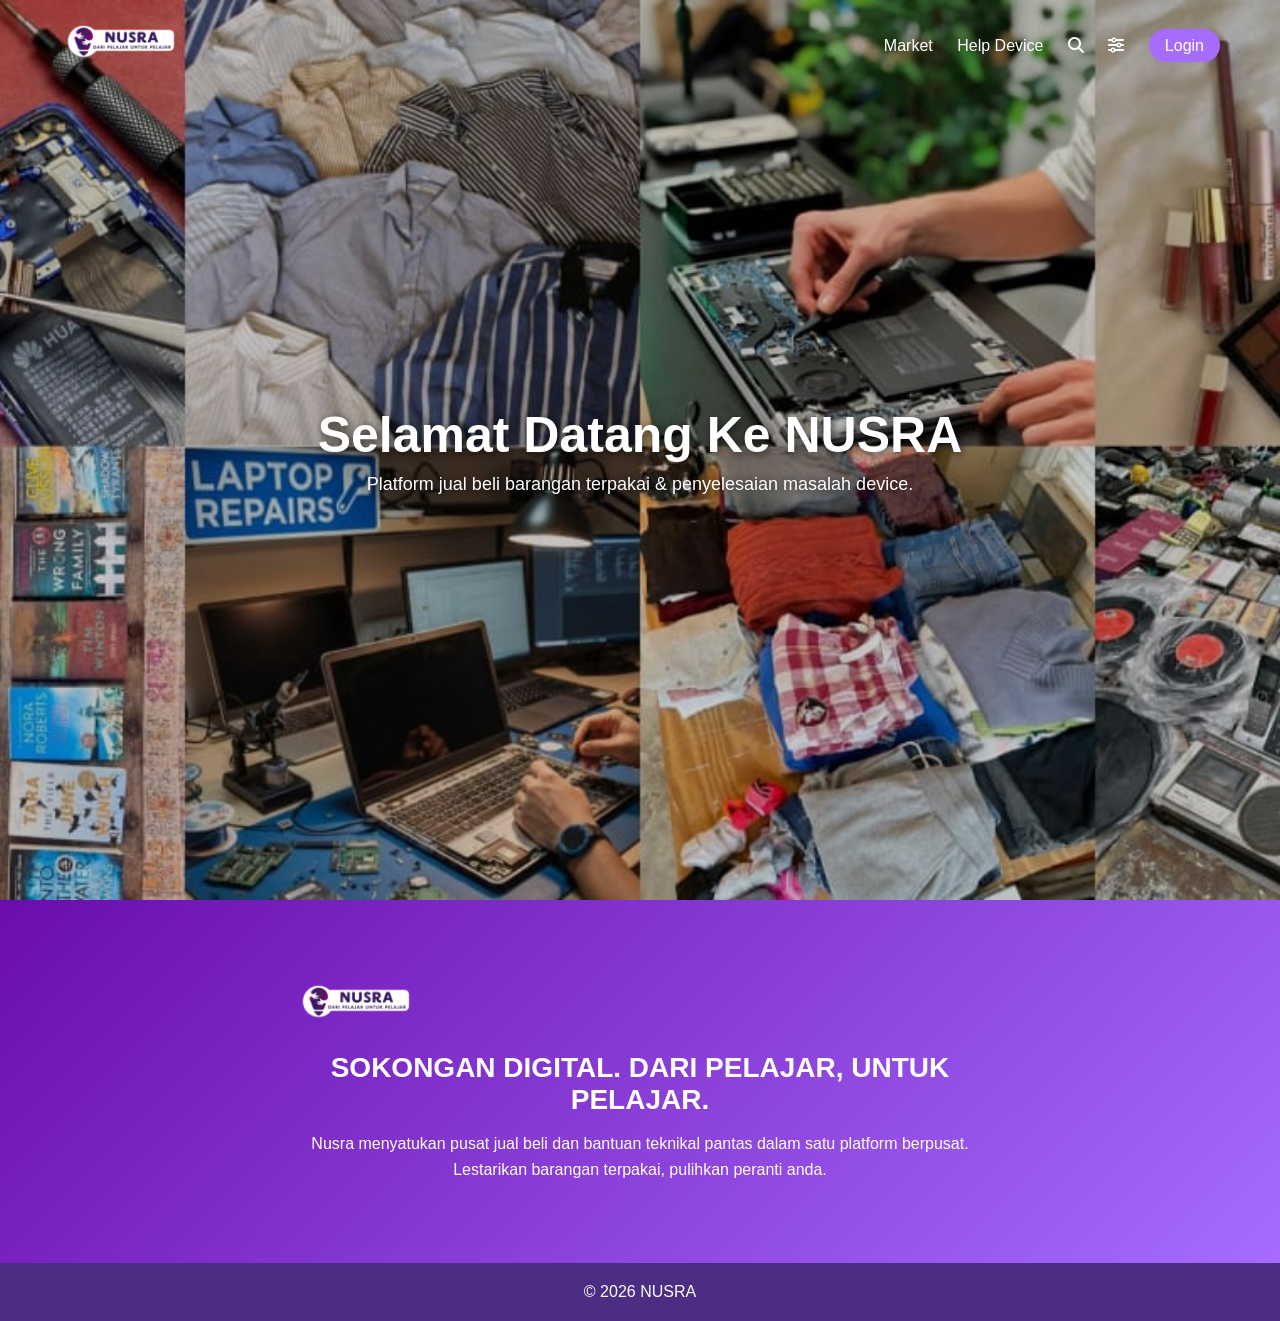
<file: index.html>
<!DOCTYPE html>
<html lang="en">
<head>
<meta charset="UTF-8">
<title>NUSRA</title>

<!-- Font Awesome -->
<link rel="stylesheet" href="https://cdnjs.cloudflare.com/ajax/libs/font-awesome/6.5.0/css/all.min.css">

<style>
* {
  margin: 0;
  padding: 0;
  box-sizing: border-box;
  font-family: 'Segoe UI', sans-serif;
}

body {
  background: #f6f3ff;
  transition: opacity 0.3s ease;
}

body.fade-out {
    opacity: 0;
}
/* NAVBAR */
header {
  display: flex;
  justify-content: space-between;
  align-items: center;
  padding: 20px 60px;
  position: absolute;
  width: 100%;
  z-index: 10;
}

/* LOGO */
.logo {
    font-size: 30px;
    font-weight: bold;
    letter-spacing: 2px;
    animation: glow 2s infinite alternate, float 4s ease-in-out infinite;
}

.logo { 
    width: 130px;
    animation: float 4s ease-in-out infinite, glow 2s ease-in-out infinite alternate;
    }

nav a {
  margin-left: 20px;
  text-decoration: none;
  color: white;
  font-weight: 500;
}

nav a i {
  font-size: 16px;
}

nav a:hover i {
  color: #d1b3ff;
}

.login-btn {
  background: #a66cff;
  padding: 8px 16px;
  border-radius: 20px;
  
}
.login-btn:hover {
  background: #8b4ee0;
  transform: scale(1.05);
}

/* LOGO IMAGE */
.logo img {
  width: 120px;
  animation: float 4s ease-in-out infinite, glow 2s infinite alternate;
}

/* SEARCH BOX */
.search-box {
  position: absolute;
  top: 70px;
  right: 60px;
  background: white;
  padding: 10px 15px;
  border-radius: 10px;
  display: none;
  box-shadow: 0 5px 15px rgba(0,0,0,0.2);
}

.search-box input {
  border: none;
  outline: none;
}

/* FILTER BOX */
.filter-box {
  position: absolute;
  top: 70px;
  right: 120px;
  background: white;
  padding: 15px;
  border-radius: 12px;
  display: none;
  box-shadow: 0 5px 15px rgba(0,0,0,0.2);
  color: black;
  width: 180px;
}

.filter-box h4 {
  margin-bottom: 10px;
}

.filter-box label {
  display: block;
  margin: 5px 0;
}

.filter-box button {
  margin-top: 10px;
  width: 100%;
  padding: 8px;
  background: #a66cff;
  color: white;
  border: none;
  border-radius: 8px;
  cursor: pointer;
}

.filter-box button:hover {
  background: #8b4ee0;
}


/* HERO */
.hero {
  height: 100vh;
  background: linear-gradient(rgba(0,0,0,0.2), rgba(0,0,0,0.2)),
              url('images/cover.jpeg');
  background-size: cover;
  background-position: center;
  color: white;
  display: flex;
  flex-direction: column;
  justify-content: center;
  align-items: center;
  text-align: center;
}

.hero h1 {
  font-size: 50px;
  text-shadow: 2px 2px 10px rgba(0,0,0,0.7);
}

.hero p {
  margin-top: 10px;
  font-size: 18px;
  text-shadow: 1px 1px 8px rgba(0,0,0,0.7);
}

/* PROMO */
.promo {
  padding: 80px 20px;
  text-align: center;
  background: #ffffff;
}

.promo h2 {
  color: #6a0dad;
  font-size: 30px;
}

.promo p {
  margin-top: 15px;
  color: #555;
  font-size: 16px;
}

/* INTRO SECTION */
.intro {
  background: linear-gradient(135deg, #6a0dad, #a66cff);
  color: white;
  text-align: center;
  padding: 80px 20px;
}

.intro-container {
  max-width: 700px;
  margin: auto;
}

.intro h2 {
  font-size: 28px;
  margin-top: 20px;
}

.intro p {
  margin-top: 15px;
  line-height: 1.6;
}

.intro-btn {
  display: inline-block;
  margin-top: 30px;
  padding: 12px 30px;
  background: white;
  color: #6a0dad;
  border-radius: 25px;
  text-decoration: none;
  transition: 0.3s;
}

.intro-btn:hover {
  transform: scale(1.1);
  background: #eee;
}

/* FADE ON SCROLL */
.reveal {
  opacity: 0;
  transform: translateY(50px);
  transition: all 0.8s ease;
}

.reveal.active {
  opacity: 1;
  transform: translateY(0);
}

/* FOOTER */
footer {
  background: #4b2e83;
  color: white;
  text-align: center;
  padding: 20px;
}

#searchResults {
  margin-top: 10px;
}

.result-item {
  padding: 8px;
  border-bottom: 1px solid #eee;
  cursor: pointer;
}

.result-item:hover {
  background: #f3e8ff;
}

</style>

</head>

<body>

<header>
  <div class="logo">
  <img src="images/logonusra.png" alt="NUSRA Logo">
</div>

  <nav>
    <a href="e-marketing.html">Market</a>
    <a href="help-device.html">Help Device</a>

    <!-- Search -->
    <a href="#" id="search-btn">
      <i class="fa-solid fa-magnifying-glass"></i>
    </a>

    <!-- Filter -->
    <a href="#" id="filter-btn">
      <i class="fa-solid fa-sliders"></i>
    </a>

  <a href="login.html" class="login-btn">Login</a>  
  </nav>
</header>

<!-- SEARCH BOX -->
<div class="search-box" id="search-box">
  <input type="text" id="searchInput" placeholder="Search items...">
  <div id="searchResults"></div>
</div>

<!-- FILTER BOX (LETak SINI) -->
<div class="filter-box" id="filter-box">
  <h4>Filter Category</h4>

  <label><input type="checkbox" value="laptop"> Laptop</label>
  <label><input type="checkbox" value="phone"> Phone</label>
  <label><input type="checkbox" value="others"> Others</label>

  <button onclick="applyFilter()">Apply</button>
</div>

<section class="hero">
  <h1 class="reveal">Selamat Datang Ke NUSRA</h1>
  <p>Platform jual beli barangan terpakai & penyelesaian masalah device.</p>
</section>

<!-- INTRO SECTION -->
<section class="intro reveal">
  <div class="intro-container">

    <div class="logo">
      <img src="images/logonusra.png" alt="NUSRA Logo">
    </div>

    <h2>SOKONGAN DIGITAL. DARI PELAJAR, UNTUK PELAJAR.</h2>

    <p>
      Nusra menyatukan pusat jual beli dan bantuan teknikal pantas 
      dalam satu platform berpusat. Lestarikan barangan terpakai, 
      pulihkan peranti anda.
    </p>

  </div>
</section>

<footer>
  <p>© 2026 NUSRA</p>
</footer>

<!-- SCRIPT -->
<script>
const searchBtn = document.getElementById("search-btn");
const searchBox = document.getElementById("search-box");

searchBtn.addEventListener("click", function(e) {
  e.preventDefault();
  searchBox.style.display =
    searchBox.style.display === "block" ? "none" : "block";
});

// FAKE DATABASE (boleh tambah lagi nanti)
const items = [
  "Laptop Dell",
  "iPhone 11",
  "Calculator Casio",
  "Gaming Mouse",
  "Keyboard Mechanical"
];

const searchInput = document.getElementById("searchInput");
const resultsBox = document.getElementById("searchResults");

// LIVE SEARCH
searchInput.addEventListener("input", function() {
  const query = searchInput.value.toLowerCase();
  resultsBox.innerHTML = "";

  if (query === "") return;

  const filtered = items.filter(item =>
    item.toLowerCase().includes(query)
  );

  filtered.forEach(item => {
    const div = document.createElement("div");
    div.classList.add("result-item");
    div.textContent = item;

    div.onclick = () => {
      searchInput.value = item;
      resultsBox.innerHTML = "";
    };

    resultsBox.appendChild(div);
  });

  const user = localStorage.getItem("user");

if (user) {
  document.querySelector(".login-btn").textContent = "Logout (" + user + ")";
  document.querySelector(".login-btn").onclick = function() {
    localStorage.removeItem("user");
    location.reload();
  };
}
});

// TOGGLE FILTER BOX
const filterBtn = document.getElementById("filter-btn");
const filterBox = document.getElementById("filter-box");

filterBtn.addEventListener("click", function(e) {
  e.preventDefault();
  filterBox.style.display =
    filterBox.style.display === "block" ? "none" : "block";
});

// FADE ON SCROLL FUNCTION
function revealOnScroll() {
  const reveals = document.querySelectorAll(".reveal");

  reveals.forEach(el => {
    const windowHeight = window.innerHeight;
    const elementTop = el.getBoundingClientRect().top;
    const visiblePoint = 100;

    if (elementTop < windowHeight - visiblePoint) {
      el.classList.add("active");
    }
  });
}

window.addEventListener("scroll", revealOnScroll);
window.addEventListener("load", revealOnScroll);

</script>

<script>
document.querySelectorAll("a").forEach(link => {
  link.addEventListener("click", function(e) {
    const href = this.getAttribute("href");

    if (href && !href.startsWith("#")) {
      e.preventDefault();
      document.body.classList.add("fade-out");

      setTimeout(() => {
        window.location.href = href;
      }, 300);
    }
  });
});
</script>

<script>
function loginUser(e) {
  e.preventDefault();

  const username = document.getElementById("username").value;
  const password = document.getElementById("password").value;

  // CONDITION LOGIN (BONUS)
  if (username === "admin" && password === "1234") {
    
    // ALERT (BONUS)
    alert("Welcome " + username + "!");

    // SIMPAN USER
    localStorage.setItem("user", username);

    // REDIRECT
    window.location.href = "index.html";

  } else {
    alert("Wrong username or password!");
  }
}
</script>

</body>
</html>
</file>
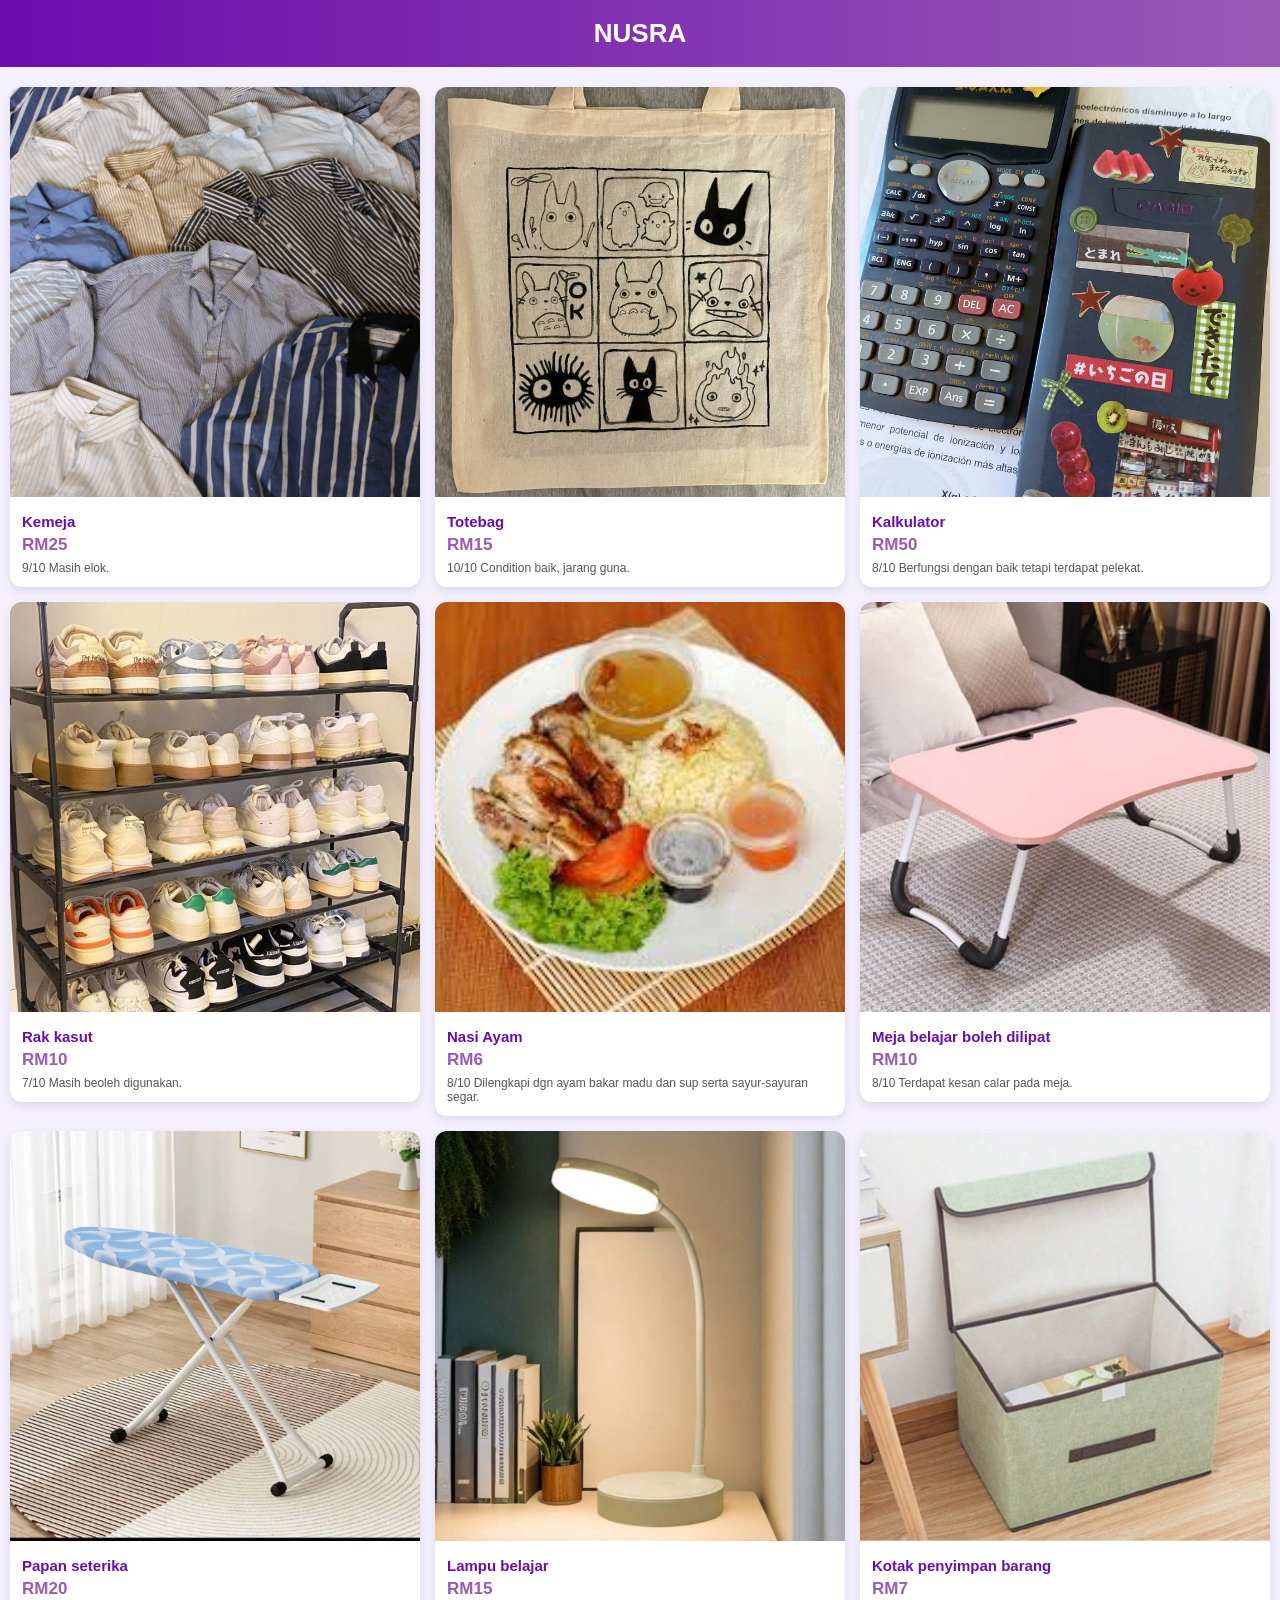
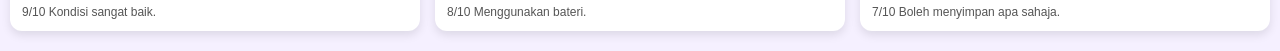
<file: e-marketing.html>
<!DOCTYPE html>
<html lang="en">
<head>
<meta charset="UTF-8">
<meta name="viewport" content="width=device-width, initial-scale=1.0">
<title>NUSRA - Preloved Marketplace</title>

<style>
body {
    margin: 0;
    font-family: Arial, sans-serif;
    background-color: #f5f0ff;
}

/* HEADER */
header {
    background: linear-gradient(90deg, #6a0dad, #9b59b6);
    color: white;
    padding: 18px;
    text-align: center;
    font-size: 26px;
    font-weight: bold;
}

/* CONTAINER - FULL LEFT ALIGN */
.container {
    padding: 20px 10px; /* kiri kanan kecil supaya nampak kemas */
    display: grid;
    grid-template-columns: repeat(3, 1fr);
    gap: 15px;
}

/* PRODUCT CARD */
.product-card {
    background: white;
    border-radius: 12px;
    box-shadow: 0 4px 10px rgba(0,0,0,0.1);
    overflow: hidden;
    transition: 0.3s;
    cursor: pointer;
}

.product-card:hover {
    transform: translateY(-6px);
}

/* IMAGE */
.product-card img {
    width: 100%;
    aspect-ratio: 1 / 1;
    object-fit: cover;
}

/* INFO */
.product-info {
    padding: 12px;
}

.product-title {
    font-size: 15px;
    font-weight: bold;
    color: #6a0dad;
    margin-bottom: 5px;
}

.product-price {
    color: #9b59b6;
    font-size: 17px;
    font-weight: bold;
    margin-bottom: 6px;
}

.product-desc {
    font-size: 12px;
    color: #555;
}

/* REMOVE LINK STYLE */
a {
    text-decoration: none;
    color: inherit;
}

/* RESPONSIVE */
@media (max-width: 768px) {
    .container {
        grid-template-columns: repeat(2, 1fr);
    }
}

@media (max-width: 480px) {
    .container {
        grid-template-columns: 1fr;
    }
}
</style>

</head>

<body>

<header>
    NUSRA
</header>

<div class="container">

<!-- 1 -->
<a href="#">
    <div class="product-card">
        <img src="images/shirt.jpeg">
        <div class="product-info">
            <div class="product-title">Kemeja</div>
            <div class="product-price">RM25</div>
            <div class="product-desc">9/10 Masih elok.</div>
        </div>
    </div>
</a>

<!-- 2 -->
<a href="#">
    <div class="product-card">
        <img src="images/bag.jpeg">
        <div class="product-info">
            <div class="product-title">Totebag</div>
            <div class="product-price">RM15</div>
            <div class="product-desc">10/10 Condition baik, jarang guna.</div>
        </div>
    </div>
</a>

<!-- 3 -->
<a href="#">
    <div class="product-card">
        <img src="images/calc.jpeg">
        <div class="product-info">
            <div class="product-title">Kalkulator</div>
            <div class="product-price">RM50</div>
            <div class="product-desc">8/10 Berfungsi dengan baik tetapi terdapat pelekat.</div>
        </div>
    </div>
</a>

<!-- 4 -->
<a href="#">
    <div class="product-card">
        <img src="images/shoerack.jpeg">
        <div class="product-info">
            <div class="product-title">Rak kasut</div>
            <div class="product-price">RM10</div>
            <div class="product-desc">7/10 Masih beoleh digunakan.</div>
        </div>
    </div>
</a>

<!-- 5 -->
<a href="#">
    <div class="product-card">
        <img src="images/nasiayam.jpeg">
        <div class="product-info">
            <div class="product-title">Nasi Ayam</div>
            <div class="product-price">RM6</div>
            <div class="product-desc">8/10 Dilengkapi dgn ayam bakar madu dan sup serta sayur-sayuran segar.</div>
        </div>
    </div>
</a>

<!-- 6 -->
<a href="#">
    <div class="product-card">
        <img src="images/table.jpeg">
        <div class="product-info">
            <div class="product-title">Meja belajar boleh dilipat</div>
            <div class="product-price">RM10</div>
            <div class="product-desc">8/10 Terdapat kesan calar pada meja.</div>
        </div>
    </div>
</a>

<!-- 7 -->
<a href="#">
    <div class="product-card">
        <img src="images/ironboard.jpeg">
        <div class="product-info">
            <div class="product-title">Papan seterika</div>
            <div class="product-price">RM20</div>
            <div class="product-desc">9/10 Kondisi sangat baik.</div>
        </div>
    </div>
</a>

<!-- 8 -->
<a href="#">
    <div class="product-card">
        <img src="images/lamp.jpeg">
        <div class="product-info">
            <div class="product-title">Lampu belajar</div>
            <div class="product-price">RM15</div>
            <div class="product-desc">8/10 Menggunakan bateri.</div>
        </div>
    </div>
</a>

<!-- 9 -->
<a href="#">
    <div class="product-card">
        <img src="images/strgbox.jpeg">
        <div class="product-info">
            <div class="product-title">Kotak penyimpan barang</div>
            <div class="product-price">RM7</div>
            <div class="product-desc">7/10 Boleh menyimpan apa sahaja.</div>
        </div>
    </div>
</a>

</div>

</body>
</html>
</file>
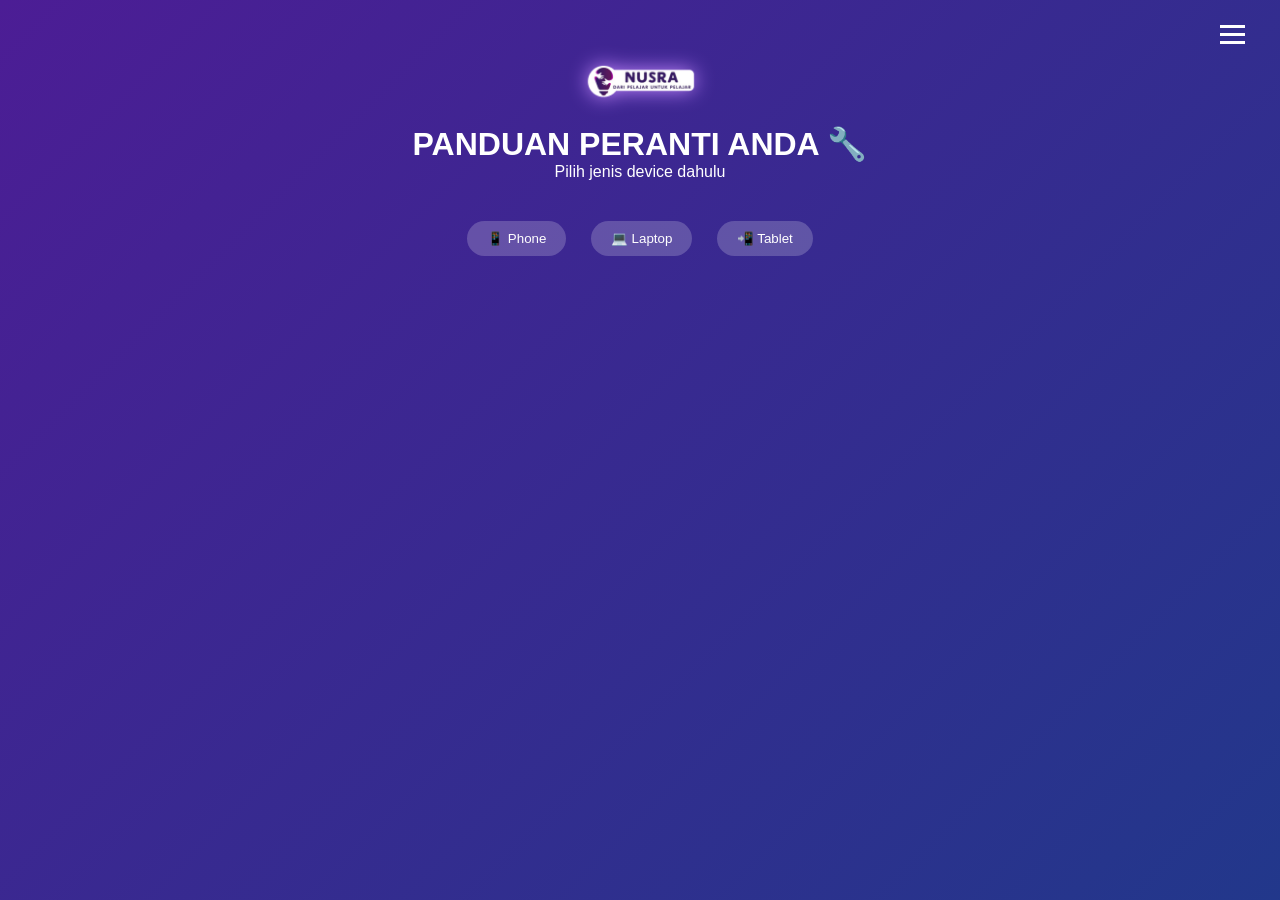
<file: help-device.html>
<!DOCTYPE html>
<html lang="en">
<head>
<meta charset="UTF-8">
<meta name="viewport" content="width=device-width, initial-scale=1.0">
<title>NUSRA Help Device</title>

<style>
* {
    margin: 0;
    padding: 0;
    box-sizing: border-box;
    font-family: Arial;
}

body {
    background: linear-gradient(135deg, #4c1d95, #1e3a8a, #14532d);
    background-size: 300% 300%;
    animation: gradientMove 10s ease infinite;
    color: white;

    opacity: 0;
    animation: fadeIn 0.5s forwards, gradientMove 10s ease infinite;
}

@keyframes fadeIn {
    to { 
        opacity: 1; }
}

@keyframes gradientMove {
    0% {background-position: 0% 50%;}
    50% {background-position: 100% 50%;}
    100% {background-position: 0% 50%;}
}

/* HAMBURGER */
.menu-btn {
    position: fixed;
    top: 20px;
    right: 30px;
    cursor: pointer;
    z-index: 1000;
}
.menu-btn span {
    display: block;
    width: 25px;
    height: 3px;
    background: white;
    margin: 5px;
}

.menu {
    position: fixed;
    top: 0;
    right: -100%;
    width: 250px;
    height: 100%;
    background: rgba(0,0,0,0.9);
    padding-top: 80px;
    transition: 0.4s;
}
.menu a {
    display: block;
    padding: 15px;
    color: white;
    text-decoration: none;
}
.menu.active { right: 0; }

.logo {
    display: block;
    margin: 60px auto 20px;
    width: 120px;
    animation: float 3s ease-in-out infinite;
    filter: drop-shadow(0 0 10px #c084fc);
}

@keyframes float {
    0%,100% {transform: translateY(0);}
    50% {transform: translateY(-10px);}
}

/* TITLE */
h1 {
    text-align: center;
}

.center {
    text-align: center;
}

/* DEVICE BUTTON */
.devices {
    text-align: center;
    margin-top: 30px;
}

.devices button {
    padding: 10px 20px;
    margin: 10px;
    border: none;
    border-radius: 20px;
    cursor: pointer;
    background: rgba(255,255,255,0.2);
    color: white;
    transition: 0.3s;
}

.devices button:hover {
    transform: scale(1.1);
    background: #9333ea;
    box-shadow: 0 0 15px #9333ea;
}
/* STEPS */
.steps {
    max-width: 800px;
    margin: 40px auto;
}

.step {
    background: rgba(255,255,255,0.12);
    padding: 15px;
    margin: 10px;
    border-radius: 10px;
    cursor: pointer;
    transition: 0.3s;
}

.step:hover {
    transform: translateY(-5px) scale(1.02);
    box-shadow: 0 0 15px rgba(255,255,255,0.3);
}
/* DETAIL BOX */
.detail {
    display: none;
    background: rgba(0,0,0,0.3);
    padding: 10px;
    margin-top: 10px;
    border-radius: 10px;
}
.shapes::before,
.shapes::after {
    content: "";
    position: fixed;
    width: 300px;
    height: 300px;
    background: rgba(147,51,234,0.2);
    border-radius: 50%;
    filter: blur(100px);
    animation: moveShape 10s infinite alternate;
}

.shapes::after {
    background: rgba(34,197,94,0.2);
    left: 70%;
    top: 50%;
}

.shapes::before {
    left: 10%;
    top: 20%;
}

@keyframes moveShape {
    from {transform: translateY(0);}
    to {transform: translateY(50px);}
}

/* FADE TRANSITION */
body {
  transition: opacity 0.3s ease;
}

body.fade-out {
  opacity: 0;
}

</style>
</head>

<body>

<!-- MENU -->
<div class="menu-btn" id="menuBtn">
    <span></span>
    <span></span>
    <span></span>
</div>

<div class="menu" id="menu">
    <a href="index.html">Home</a>
    <a href="login.html">Login</a>
</div>

<!-- LOGO -->
<img src="images/logonusra.png" class="logo">

<h1>PANDUAN PERANTI ANDA 🔧</h1>
<p class="center">Pilih jenis device dahulu</p>

<!-- DEVICE SELECT -->
<div class="devices">
    <button onclick="selectDevice('phone')">📱 Phone</button>
    <button onclick="selectDevice('laptop')">💻 Laptop</button>
    <button onclick="selectDevice('tablet')">📲 Tablet</button>
</div>

<!-- STEPS -->
<div class="steps" id="steps"></div>

<script>

/* MENU */
document.getElementById("menuBtn").onclick = () => {
    document.getElementById("menu").classList.toggle("active");
}

/* DATA SYSTEM */
const data = {
     phone: [
        {
            title: "Bateri cepat habis",
            cause: "Aplikasi berjalan di background atau bateri sudah lama.",
            solution: `
                1. Kurangkan brightness<br>
                2. Tutup app background<br>
                3. Aktifkan battery saver<br>
                4. Restart phone
            `,
            warning: "Jika masih cepat habis selepas semua langkah.",
            shop: "Kemungkinan bateri rosak. Tukar bateri di kedai."
        },
        {
            title: "Phone panas",
            cause: "Gaming lama atau cas terlalu lama.",
            solution: `
                1. Hentikan penggunaan<br>
                2. Matikan phone<br>
                3. Tanggalkan casing<br>
                4. Elakkan guna semasa charging
            `,
            warning: "Jika masih panas walaupun idle.",
            shop: "Masalah hardware. Hantar kedai."
        }
    ],

   laptop: [
        {
            title: "Laptop slow",
            cause: "Terlalu banyak software atau RAM tidak cukup.",
            solution: `
                1. Tutup aplikasi tidak perlu<br>
                2. Delete file tidak penting<br>
                3. Restart laptop<br>
                4. Scan virus
            `,
            warning: "Jika masih slow selepas semua langkah.",
            shop: "Mungkin perlu upgrade RAM atau tukar SSD."
        },
        {
            title: "Laptop terlalu panas",
            cause: "Kipas kotor atau airflow terhalang.",
            solution: `
                1. Gunakan di tempat rata<br>
                2. Bersihkan kipas<br>
                3. Gunakan cooling pad<br>
                4. Tutup aplikasi berat
            `,
            warning: "Jika suhu masih tinggi.",
            shop: "Perlu servis dalaman di kedai."
        },
        {
            title: "Laptop tidak bolleh on.",
            cause: "Masalah bateri atau charger.",
            solution: `
                1. Periksa charger<br>
                2. Cuba plug lain<br>
                3. Tekan butang power 10 saat
            `,
            warning: "Jika masih tak hidup.",
            shop: "Kemungkinan motherboard rosak."
        }
    ],

    tablet: [
        {
            title: "Tablet lag",
            cause: "RAM kecil atau terlalu banyak app.",
            solution: `
                1. Tutup app background<br>
                2. Restart tablet<br>
                3. Kurangkan widget
            `,
            warning: "Jika masih lag.",
            shop: "Mungkin perlu reset atau upgrade device."
        },
        {
            title: "Touch tidak respon",
            cause: "Screen kotor atau software error.",
            solution: `
                1. Bersihkan screen<br>
                2. Restart tablet<br>
                3. Buang screen protector
            `,
            warning: "Jika masih tak respon.",
            shop: "Kemungkinan LCD rosak."
        },
        {
            title: "Tablet tidak boleh cas",
            cause: "Kabel rosak atau port kotor.",
            solution: `
                1. Tukar kabel<br>
                2. Bersihkan port<br>
                3. Cuba charger lain
            `,
            warning: "Jika masih tak cas.",
            shop: "Masalah port atau bateri."
        }
    ]

};

function selectDevice(type) {
    const stepsDiv = document.getElementById("steps");
    stepsDiv.innerHTML = "";

    data[type].forEach((item) => {
        const step = document.createElement("div");
        step.className = "step";

        step.innerHTML = `
            <h3>${item.title}</h3>
            <div class="detail">
                <p><b>🧠 Punca:</b><br>${item.cause}</p><br>
                <p><b>🔧 Cara Selesaikan:</b><br>${item.solution}</p><br>
                <p><b>⚠️ Jika masih bermasalah:</b><br>${item.warning}</p><br>
                <p><b>🏪 Cadangan:</b><br>${item.shop}</p>
            </div>
        `;

        step.onclick = () => {
            const detail = step.querySelector(".detail");
            detail.style.display =
                detail.style.display === "block" ? "none" : "block";
        };

        stepsDiv.appendChild(step);
    });
}

</script>

<script>
document.querySelectorAll("a").forEach(link => {
  link.addEventListener("click", function(e) {
    const href = this.getAttribute("href");

    if (href && !href.startsWith("#")) {
      e.preventDefault();
      document.body.classList.add("fade-out");

      setTimeout(() => {
        window.location.href = href;
      }, 300);
    }
  });
});
</script>

</body>
</html>
</file>
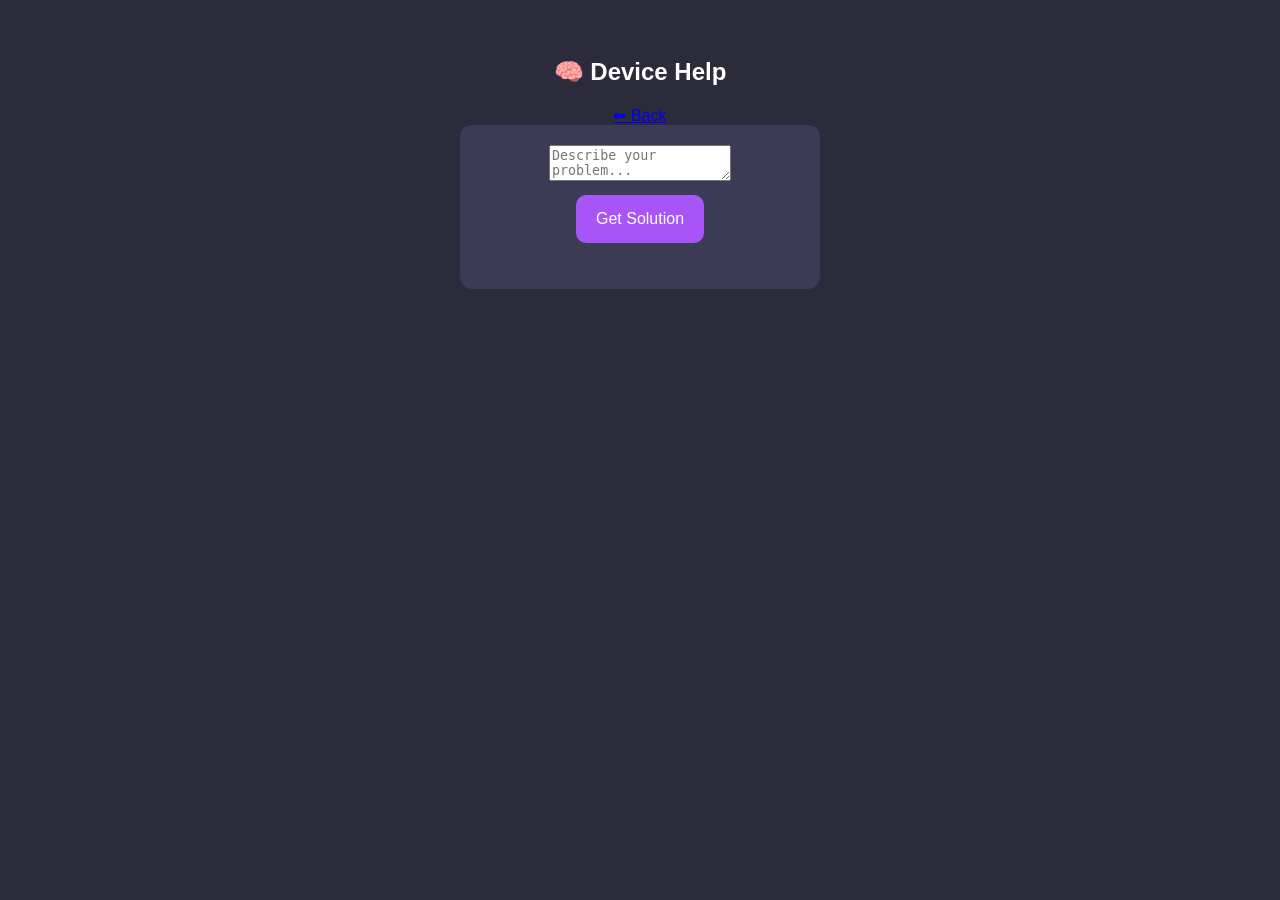
<file: help.html>
<!DOCTYPE html>
<html>
<head>
  <title>Device Help</title>
  <link rel="stylesheet" href="style.css">
</head>
<body>

<h2>🧠 Device Help</h2>
<a href="index.html">⬅ Back</a>

<div class="box">
  <textarea id="problem" placeholder="Describe your problem..."></textarea>
  <button onclick="getSolution()">Get Solution</button>

  <p id="solution"></p>
</div>

<script src="help.js"></script>
</body>
</html>
</file>
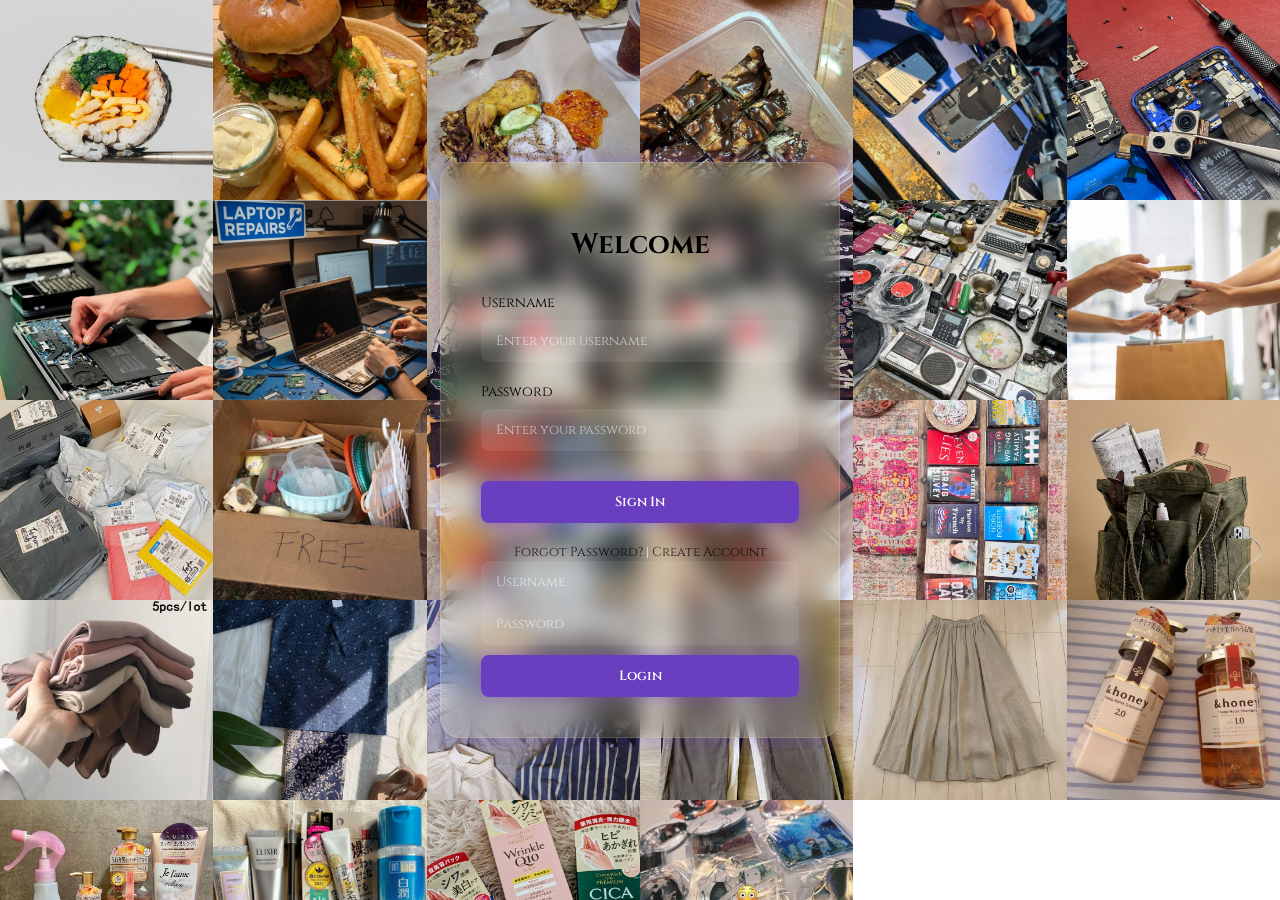
<file: login.html>
<!DOCTYPE html>
<html lang="en">
<head>
  <meta charset="UTF-8">
  <meta name="viewport" content="width=device-width, initial-scale=1.0">
  <title>Professional Login</title>
  <link href="https://fonts.googleapis.com/css2?family=Cinzel:wght@400;600&display=swap" rel="stylesheet">
  <style>
    * { box-sizing: border-box; font-family: 'Cinzel', serif; }
    body {
      margin: 0;
      height: 100vh;
      display: flex;
      align-items: center;
      justify-content: center;
      position: relative;
      overflow: hidden;
      color: #fff;
    }

    /* Background grid of images */
    .background-grid {
      position: fixed;
      top: 0; left: 0;
      width: 100%; height: 100%;
      display: grid;
      grid-template-columns: repeat(auto-fill, minmax(200px, 1fr));
      grid-auto-rows: 200px;
      z-index: -1;
    }

    .background-grid img {
      width: 100%; height: 100%;
      object-fit: cover; /* ensures images fill their tile */
    }

    /* Login card */
    .login-card {
      background: rgba(255, 255, 255, 0.12);
      backdrop-filter: blur(12px);
      padding: 40px;
      border-radius: 20px;
      width: 400px;
      box-shadow: 0 0 25px rgba(106, 63, 191, 0.4);
      border: 1px solid rgba(255, 255, 255, 0.15);
      text-align: center;
      position: relative;
      z-index: 1;
    }

    h2 { font-size: 28px; margin-bottom: 30px; color: black; text-shadow: 0 0 8px rgba(255,255,255,0.25); }
    .input-group { margin-bottom: 20px; text-align: left; }
    label { display: block; margin-bottom: 8px; font-size: 14px; color: black; }

    input {
      width: 100%;
      padding: 12px 15px;
      border-radius: 8px;
      border: none;
      background: rgba(255, 255, 255, 0.08);
      color: #fff;
      outline: none;
      transition: 0.3s;
    }
    input:focus { background: rgba(255, 255, 255, 0.15); box-shadow: 0 0 8px rgba(154, 109, 255, 0.5); }
    input::placeholder { color: rgba(255, 255, 255, 0.6); }

    button {
      width: 100%;
      padding: 12px;
      margin-top: 10px;
      border-radius: 8px;
      border: none;
      background: #6a3fbf;
      color: #fff;
      font-weight: 600;
      cursor: pointer;
      transition: 0.3s ease;
      box-shadow: 0 0 15px rgba(106,63,191,0.5);
    }
    button:hover { background-color: #532f91; transform: translateY(-3px); }

    .footer-links { margin-top: 20px; font-size: 13px; }
    .footer-links a { color: black; text-decoration: none; opacity: 0.8; }
    .footer-links a:hover { opacity: 1; }
  </style>
</head>
<body>
  <!-- Background grid with many images -->
  <div class="background-grid">
    <img src="images/gimbap.jpeg" alt="">
    <img src="images/Burger.jpeg" alt="">
    <img src="images/gepuk.jpeg" alt="">
    <img src="images/kek batik.jpeg" alt="">
    <img src="images/hp.jpeg" alt="">
    <img src="images/phone.jpeg" alt="">
    <img src="images/laptop.jpeg" alt="">
    <img src="images/service.jpeg" alt="">
    <img src="images/cloth.jpeg" alt="">
    <img src="images/cloth.jpeg" alt="">
    <img src="images/sunday market.jpeg" alt="">
    <img src="images/paper bag.jpeg" alt="">
    <img src="images/parcel.jpeg" alt="">
    <img src="images/free.jpeg" alt="">
    <img src="images/random.jpeg" alt="">
    <img src="images/Makeup.jpeg" alt="">
    <img src="images/makeup2.jpeg" alt="">
    <img src="images/totebag.jpeg" alt="">
    <img src="images/hijab.jpeg" alt="">
    <img src="images/kurung.jpeg" alt="">
    <img src="images/shirt.jpeg" alt="">
    <img src="images/cargo.jpeg" alt="">
    <img src="images/skirt.jpeg" alt="">
    <img src="images/haircare.jpeg" alt="">
    <img src="images/japanese.jpeg" alt="">
    <img src="images/skincare.jpeg" alt="">
    <img src="images/jbeauty.jpeg" alt="">
    <img src="images/eve.jpeg" alt="">
  </div>

  <!-- Login form -->
  <div class="login-card">
    <h2>Welcome</h2>
    <form action="/login" method="POST">
      <div class="input-group">
        <label>Username</label>
        <input type="text" placeholder="Enter your username" required>
      </div>
      <div class="input-group">
        <label>Password</label>
        <input type="password" placeholder="Enter your password" required>
      </div>
      <button type="submit">Sign In</button>
    </form>
    <div class="footer-links">
      <a href="#">Forgot Password?</a> | <a href="#">Create Account</a>
    </div>
    <form onsubmit="loginUser(event)">
  <input type="text" id="username" placeholder="Username" required>
  <input type="password" id="password" placeholder="Password" required>
  <button type="submit">Login</button>
</form>
  </div>

  <script>
function loginUser(e) {
  e.preventDefault();

  const username = document.getElementById("username").value;

  // SIMPAN USER (fake database)
  localStorage.setItem("user", username);

  // pergi homepage
  window.location.href = "index.html";
}
</script>

</body>
</html>
</file>
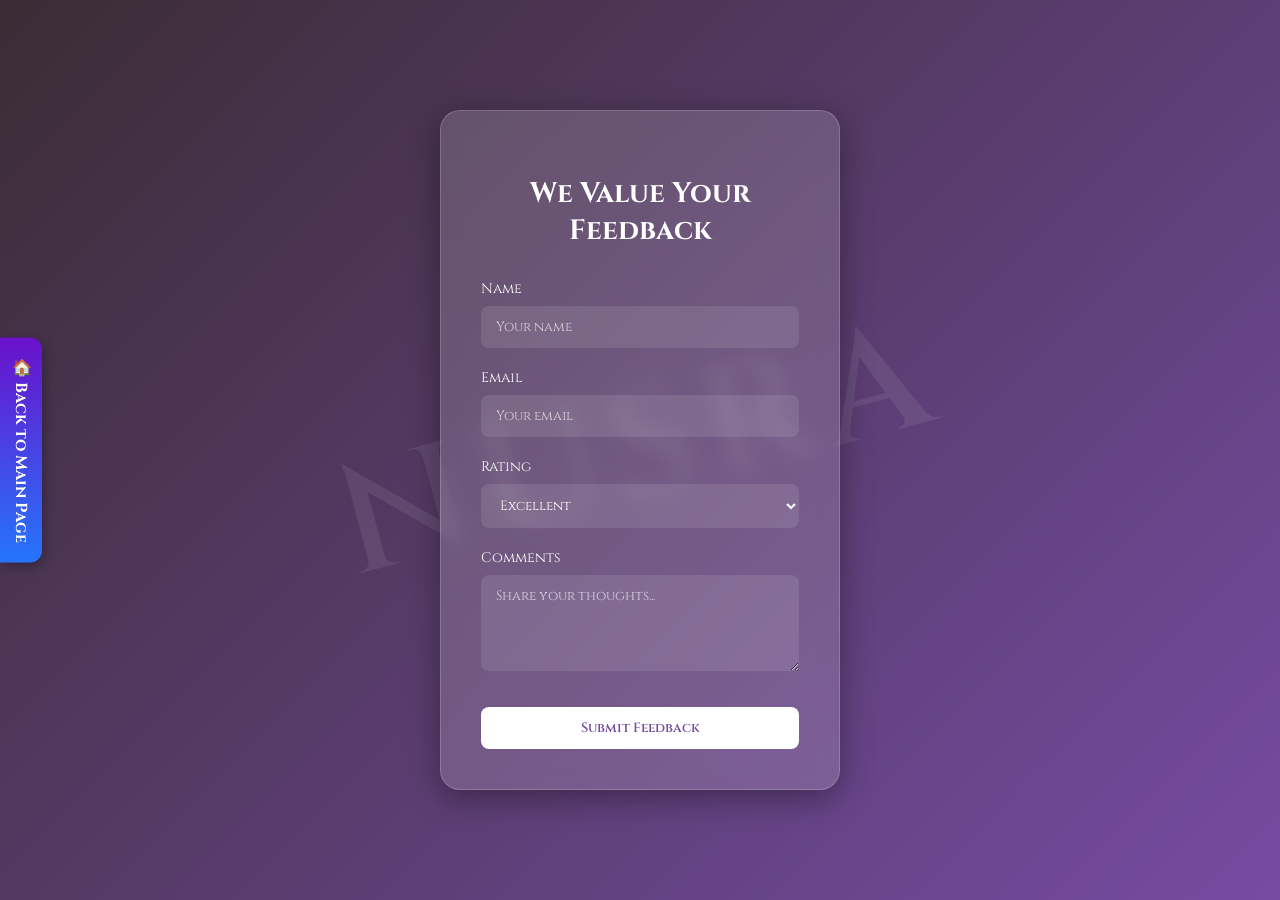
<file: Feedback/feedback.html>
<!DOCTYPE html>
<html lang="en">
<head>
  <meta charset="UTF-8">
  <meta name="viewport" content="width=device-width, initial-scale=1.0">
  <title>Feedback Form</title>
  <!-- Elegant serif font for cinematic aesthetic -->
  <link href="https://fonts.googleapis.com/css2?family=Cinzel:wght@400;600&display=swap" rel="stylesheet">
  <style>
    * { box-sizing: border-box; font-family: 'Cinzel', serif; }
    body {
      margin: 0;
      height: 100vh;
      display: flex;
      align-items: center;
      justify-content: center;
      background: linear-gradient(135deg, #3b2c35 0%, #764ba2 100%);
      position: relative;
      overflow: hidden;
    }

    /* NUSRA watermark */
    body::before {
      content: "NUSRA";
      position: absolute;
      top: 50%;
      left: 50%;
      transform: translate(-50%, -50%) rotate(-15deg);
      font-size: 12vw;
      font-weight: 600;
      color: rgba(255, 255, 255, 0.08);
      letter-spacing: 12px;
      z-index: 0;
      white-space: nowrap;
    }

    .feedback-container {
      background: rgba(255, 255, 255, 0.15);
      backdrop-filter: blur(10px);
      padding: 40px;
      border-radius: 20px;
      width: 400px;
      box-shadow: 0 8px 32px rgba(0, 0, 0, 0.37);
      border: 1px solid rgba(255, 255, 255, 0.18);
      text-align: center;
      color: #fff;
      position: relative;
      z-index: 1;
    }

    h2 { font-size: 28px; margin-bottom: 30px; }
    label { display: block; margin-bottom: 8px; font-size: 14px; text-align: left; }

    input, textarea, select {
      width: 100%;
      padding: 12px 15px;
      border-radius: 8px;
      border: none;
      background: rgba(255, 255, 255, 0.1);
      color: #fff;
      outline: none;
      transition: 0.3s;
      margin-bottom: 20px;
    }
    input:focus, textarea:focus, select:focus { background: rgba(255, 255, 255, 0.2); }
    input::placeholder, textarea::placeholder { color: rgba(255, 255, 255, 0.7); }

    button {
      width: 100%;
      padding: 12px;
      margin-top: 10px;
      border-radius: 8px;
      border: none;
      background: #fff;
      color: #764ba2;
      font-weight: 600;
      cursor: pointer;
      transition: 0.3s ease;
    }
    button:hover { transform: translateY(-3px); box-shadow: 0 5px 15px rgba(0,0,0,0.3); }
  </style>
</head>
<body>
  <div class="feedback-container">
    <form action="thank you.html" method="post">
    <h2>We Value Your Feedback</h2>
    <form>
      <label for="name">Name</label>
      <input type="text" id="name" name="name" placeholder="Your name" required>

      <label for="email">Email</label>
      <input type="email" id="email" name="email" placeholder="Your email" required>

      <label for="rating">Rating</label>
      <select id="rating" name="rating">
        <option value="5">Excellent</option>
        <option value="4">Good</option>
        <option value="3">Average</option>
        <option value="2">Poor</option>
        <option value="1">Very Poor</option>
      </select>

      <label for="comments">Comments</label>
      <textarea id="comments" name="comments" rows="4" placeholder="Share your thoughts..."></textarea>

      <button type="submit">Submit Feedback</button>
    </form>
  </div>
<!-- Vertical Ribbon Back Button -->
<a href="main.html" class="ribbon-btn">🏠 Back to Main Page</a>

<style>
.ribbon-btn {
  position: fixed;       /* fixed to the browser window */
  top: 50%;              /* vertically centered */
  left: 0;               /* stick to the very left edge */
  transform: translateY(-50%);
  writing-mode: vertical-rl; /* vertical text */
  text-orientation: mixed;
  background: linear-gradient(180deg, #6a11cb, #2575fc); /* purple-blue ribbon */
  color: #fff;
  padding: 20px 10px;
  border-radius: 0 12px 12px 0; /* rounded right edge only */
  font-size: 16px;
  font-weight: bold;
  text-decoration: none;
  box-shadow: 2px 4px 12px rgba(0,0,0,0.3);
  transition: all 0.3s ease;
  z-index: 9999;         /* ensures it stays above everything */
}

.ribbon-btn:hover {
  background: linear-gradient(180deg, #2575fc, #6a11cb);
  transform: translateY(-50%) scale(1.1);
  box-shadow: 4px 6px 18px rgba(0,0,0,0.4);
}
</style>

</body>
</html>
</file>
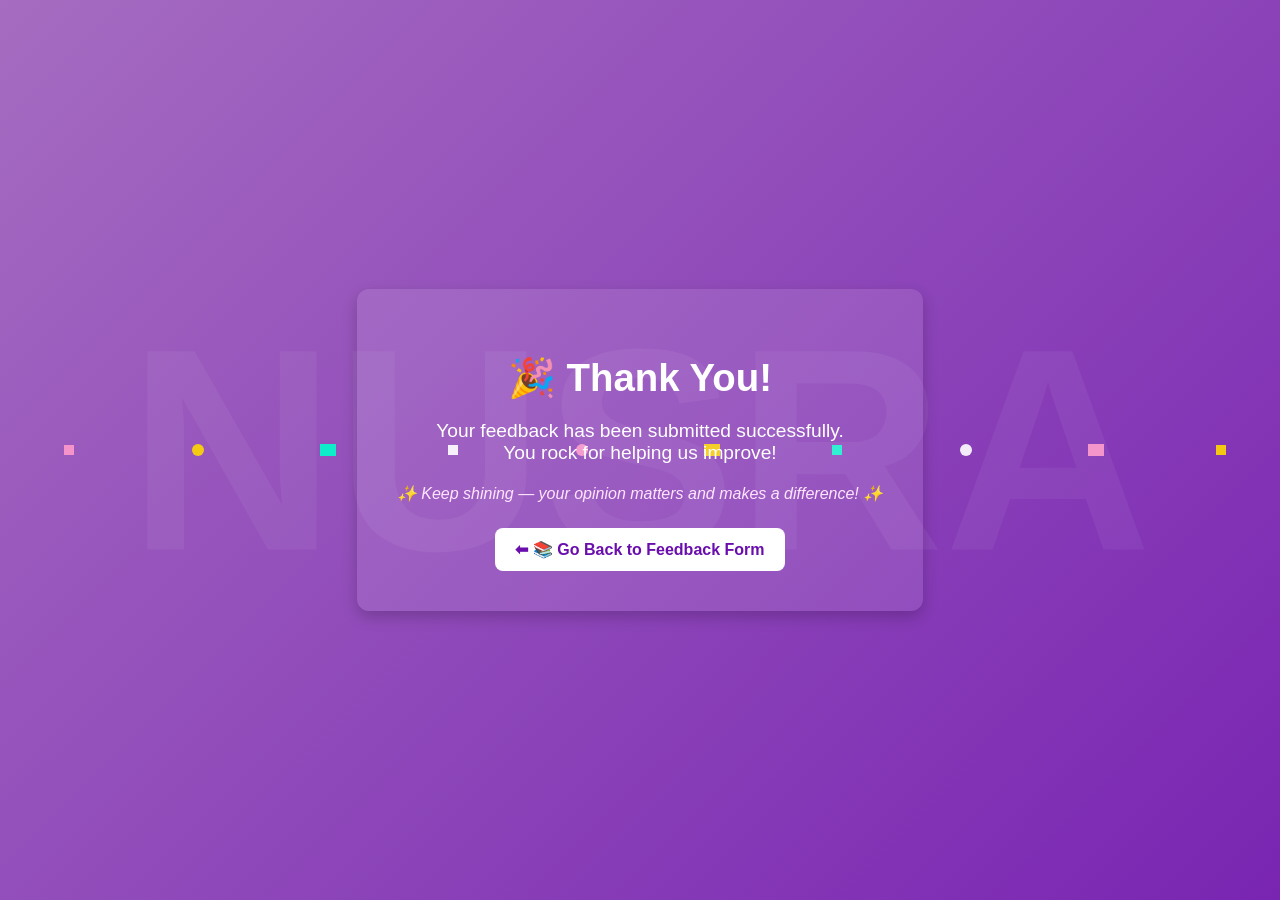
<file: Feedback/thank you.html>
<!DOCTYPE html>
<html lang="en">
<head>
  <meta charset="UTF-8">
  <meta name="viewport" content="width=device-width, initial-scale=1.0">
  <title>Thank You</title>
  <style>
    body {
      font-family: "Poppins", Arial, sans-serif;
      background: linear-gradient(135deg, #a56cc1, #6a0dad, #8e44ad, #9b59b6);
      background-size: 400% 400%;
      animation: gradientShift 12s ease infinite;
      display: flex;
      justify-content: center;
      align-items: center;
      height: 100vh;
      margin: 0;
      overflow: hidden;
      color: #fff;
    }
    .message {
      background: rgba(255,255,255,0.1);
      padding: 40px;
      border-radius: 12px;
      text-align: center;
      box-shadow: 0 6px 15px rgba(0,0,0,0.2);
      animation: fadeInUp 1.5s ease forwards;
      opacity: 0;
      transform: translateY(30px);
      z-index: 10;
    }
    h1 {
      font-size: 2.4em;
      margin-bottom: 15px;
      animation: pulse 2s infinite;
    }
    p {
      font-size: 1.2em;
      margin-bottom: 20px;
    }
    .quote {
      font-style: italic;
      font-size: 1em;
      margin-bottom: 25px;
      color: #ffe6ff;
    }
    a {
      display: inline-block;
      padding: 12px 20px;
      background: #fff;
      color: #6a0dad;
      text-decoration: none;
      border-radius: 8px;
      font-weight: 600;
      transition: transform 0.3s ease, background-color 0.3s ease;
    }
    a:hover {
      background: #eee;
      transform: scale(1.05) rotate(-2deg);
    }

body::after {
  content: "NUSRA";
  position: absolute;
  top: 50%;
  left: 50%;
  transform: translate(-50%, -50%);
  font-size: 18em;   /* Bigger size — adjust as needed */
  font-weight: 900;  /* Bold for strong branding */
  color: rgba(255,255,255,0.05); /* Very light so it doesn’t overpower */
  z-index: 1;
  pointer-events: none;
  animation: brandGlow 6s ease-in-out infinite;
}

@keyframes brandGlow {
  0% { text-shadow: 0 0 20px rgba(255,255,255,0.2); }
  50% { text-shadow: 0 0 60px rgba(255,255,255,0.4); }
  100% { text-shadow: 0 0 20px rgba(255,255,255,0.2); }
}
@keyframes brandGlow {
  0% { text-shadow: 0 0 10px rgba(255,255,255,0.2); }
  50% { text-shadow: 0 0 30px rgba(255,255,255,0.4); }
  100% { text-shadow: 0 0 10px rgba(255,255,255,0.2); }
}

body::after {
  /* same as above */
  animation: brandGlow 6s ease-in-out infinite;
}

    /* Confetti */
    .confetti {
      position: absolute;
      animation: fall 6s linear infinite;
      opacity: 0.9;
    }
    .square { width: 10px; height: 10px; }
    .circle { width: 12px; height: 12px; border-radius: 50%; }
    .triangle {
      width: 0; height: 0;
      border-left: 8px solid transparent;
      border-right: 8px solid transparent;
      border-bottom: 12px solid;
    }
    .pink { background: #ff99cc; border-bottom-color: #ff99cc; }
    .yellow { background: #ffd700; border-bottom-color: #ffd700; }
    .cyan { background: #00ffcc; border-bottom-color: #00ffcc; }
    .white { background: #fff; border-bottom-color: #fff; }
    @keyframes fall {
      0% { transform: translateY(-100vh) rotate(0deg); }
      100% { transform: translateY(100vh) rotate(360deg); }
    }
    /* Sparkles */
    .sparkle {
      position: absolute;
      width: 6px;
      height: 6px;
      background: #fff;
      border-radius: 50%;
      opacity: 0;
      animation: twinkle 3s infinite;
    }
    @keyframes twinkle {
      0%, 100% { opacity: 0; transform: scale(0.5); }
      50% { opacity: 1; transform: scale(1.2); }
    }
    /* Other animations */
    @keyframes fadeInUp {
      0% { opacity: 0; transform: translateY(30px); }
      100% { opacity: 1; transform: translateY(0); }
    }
    @keyframes gradientShift {
      0% { background-position: 0% 50%; }
      50% { background-position: 100% 50%; }
      100% { background-position: 0% 50%; }
    }
    @keyframes pulse {
      0% { transform: scale(1); }
      50% { transform: scale(1.05); }
      100% { transform: scale(1); }
    }
  </style>
</head>
<body>
  <!-- Confetti -->
  <div class="confetti square pink" style="left:5%; animation-delay:0s;"></div>
  <div class="confetti circle yellow" style="left:15%; animation-delay:1s;"></div>
  <div class="confetti triangle cyan" style="left:25%; animation-delay:2s;"></div>
  <div class="confetti square white" style="left:35%; animation-delay:3s;"></div>
  <div class="confetti circle pink" style="left:45%; animation-delay:4s;"></div>
  <div class="confetti triangle yellow" style="left:55%; animation-delay:1.5s;"></div>
  <div class="confetti square cyan" style="left:65%; animation-delay:2.5s;"></div>
  <div class="confetti circle white" style="left:75%; animation-delay:3.5s;"></div>
  <div class="confetti triangle pink" style="left:85%; animation-delay:4.5s;"></div>
  <div class="confetti square yellow" style="left:95%; animation-delay:5s;"></div>

  <!-- Sparkles -->
  <div class="sparkle" style="top:10%; left:20%; animation-delay:0s;"></div>
  <div class="sparkle" style="top:30%; left:40%; animation-delay:1s;"></div>
  <div class="sparkle" style="top:50%; left:60%; animation-delay:2s;"></div>
  <div class="sparkle" style="top:70%; left:30%; animation-delay:1.5s;"></div>
  <div class="sparkle" style="top:80%; left:80%; animation-delay:2.5s;"></div>
  <div class="sparkle" style="top:20%; left:70%; animation-delay:3s;"></div>
  <div class="sparkle" style="top:60%; left:10%; animation-delay:4s;"></div>

  <div class="message">
    <h1>🎉 Thank You!</h1>
    <p>Your feedback has been submitted successfully.<br>You rock for helping us improve!</p>
    <p class="quote">✨ Keep shining — your opinion matters and makes a difference! ✨</p>
    <a href="feedback.html">⬅ 📚 Go Back to Feedback Form</a>
  </div>

</body>
</html>
</file>
<file: style.css>
body {
  font-family: Arial;
  background: #2b2b3c;
  color: white;
  text-align: center;
  padding: 30px;
}

h1 {
  color: #c084fc;
}

button {
  background: #a855f7;
  color: white;
  border: none;
  padding: 15px 20px;
  margin: 10px;
  border-radius: 10px;
  cursor: pointer;
  font-size: 16px;
}

button:hover {
  background: #9333ea;
}

.menu {
  margin-top: 40px;
}

/* shared box */
.box {
  background: #3b3b55;
  padding: 20px;
  border-radius: 12px;
  margin: auto;
  width: 320px;
}
</file>
